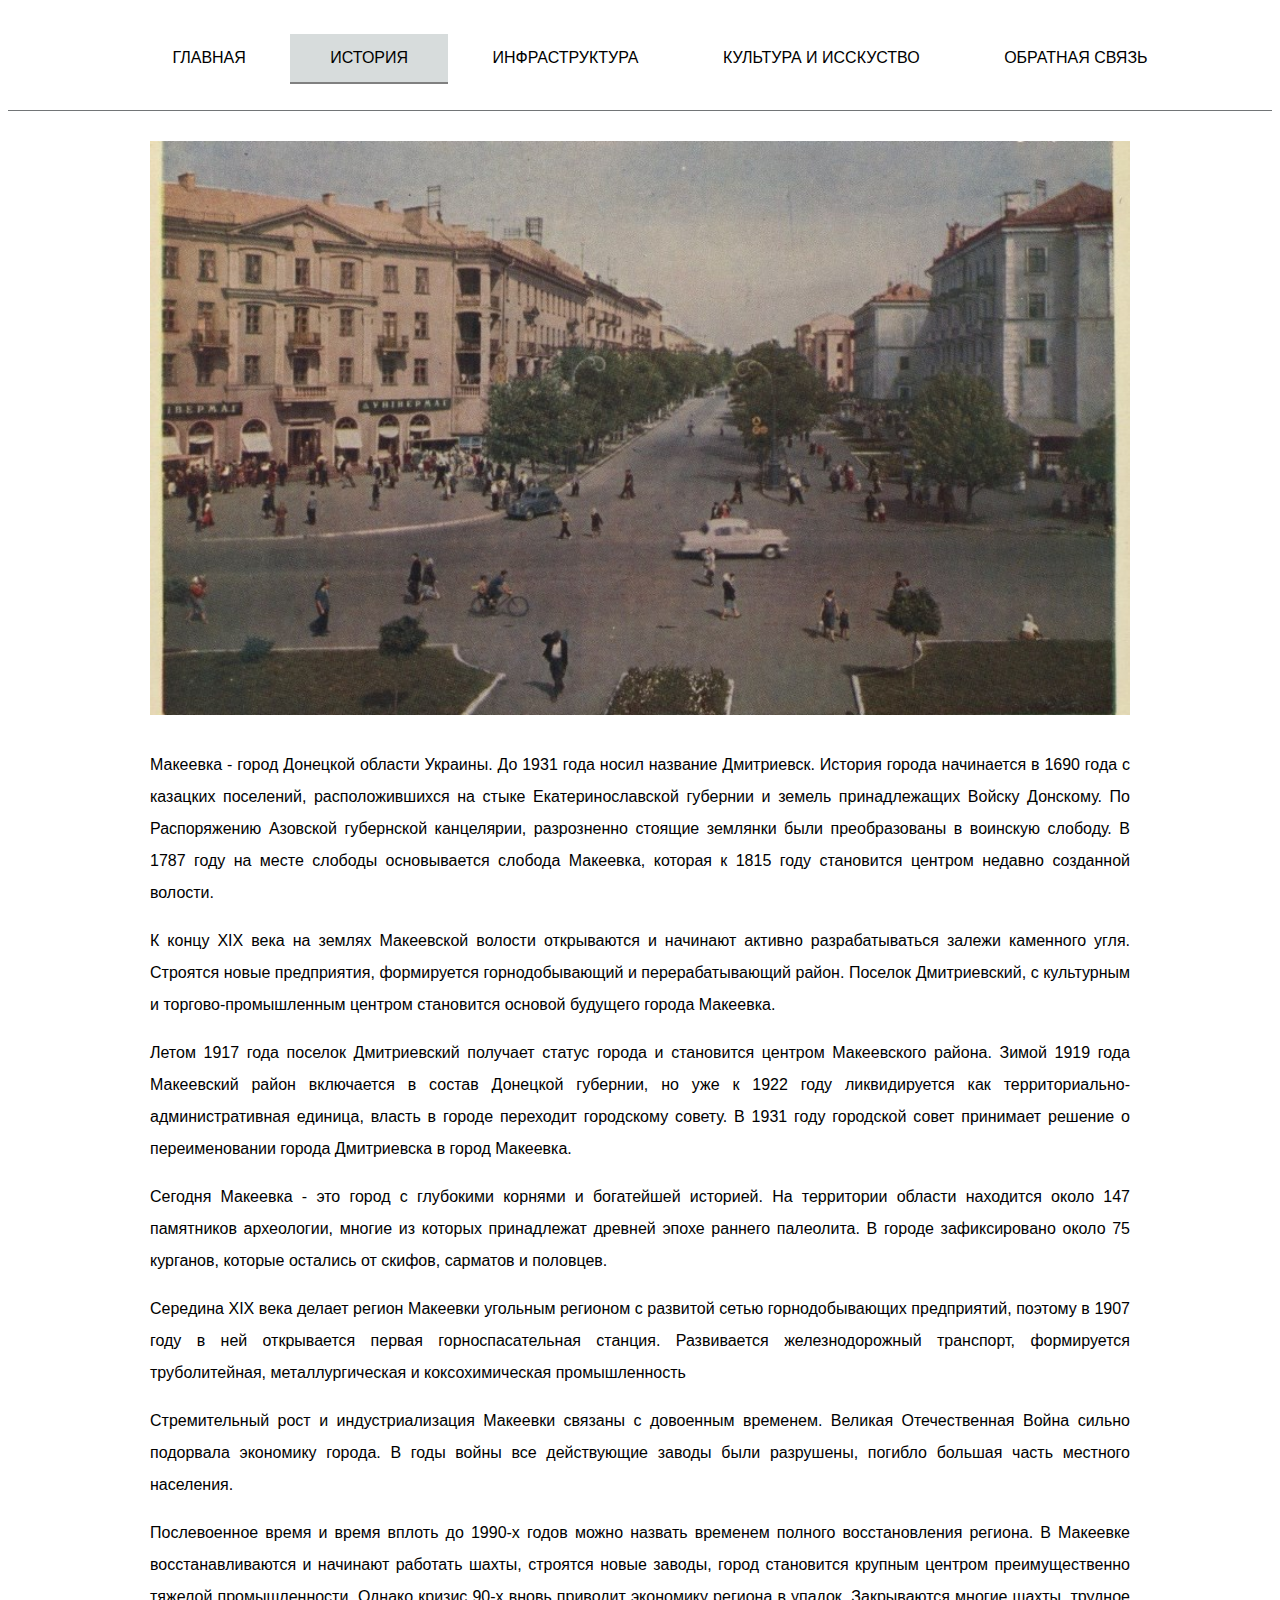
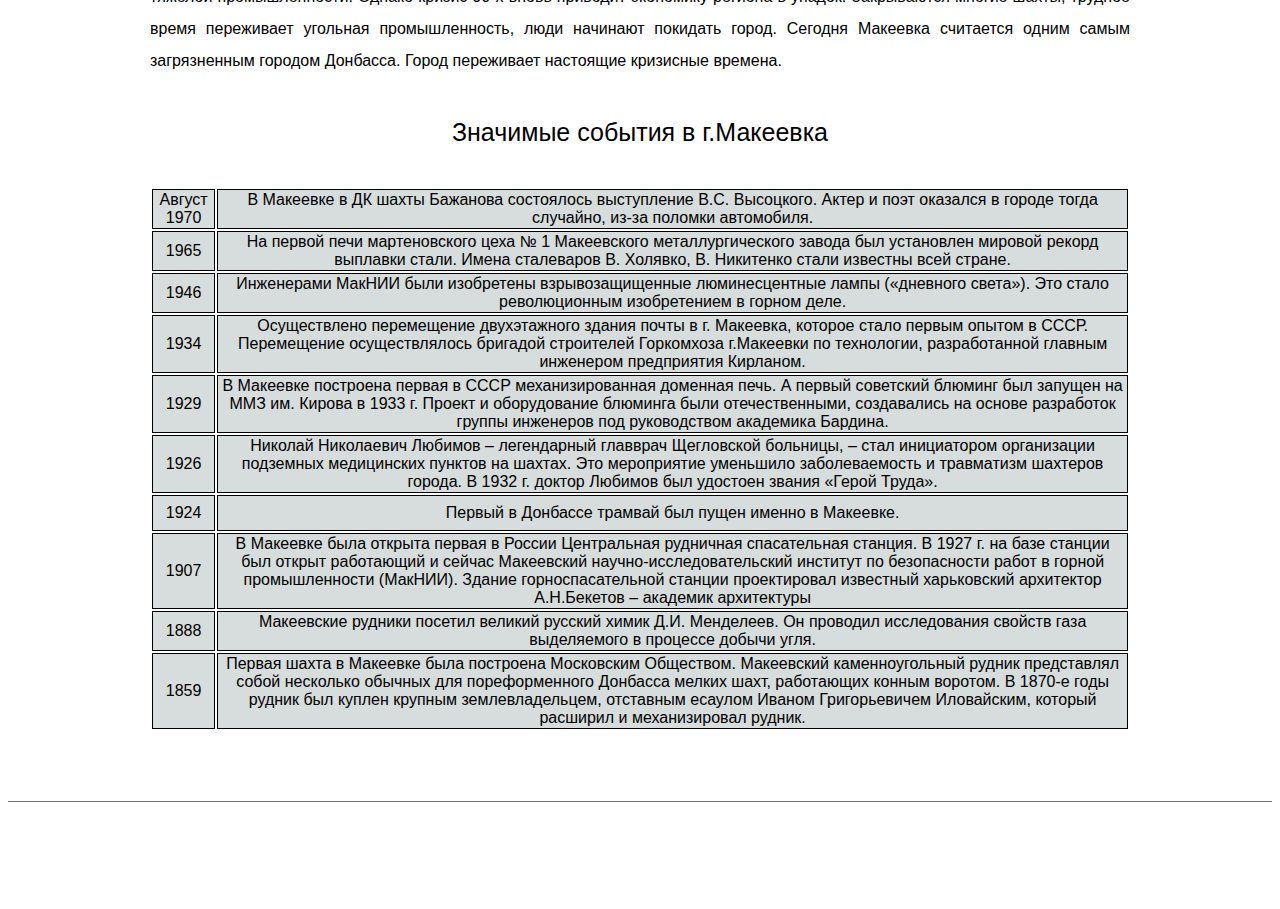
<file: Flab/html/page2.html>
<!DOCTYPE html >
    <head>
        <link href = "../css/stile.css" rel="stylesheet">
            <meta charset="UTF-8">
                <title>Город Макеевка</title>
</head>
  <body>
    <header>
    <div class="menu">
        <ul>
            <li><a href="index.html">ГЛАВНАЯ</a></li>
            <li class="active"><a href="page2.html">ИСТОРИЯ</a></li>
            <li><a href="page3.html">ИНФРАСТРУКТУРА</a></li>
            <li><a href="page4.html">КУЛЬТУРА И ИССКУСТВО</a></li>
            <li><a href="page5.html">ОБРАТНАЯ СВЯЗЬ</a></li>
        </ul>
    </div>
</header>
<section>
<div class="container">


    <div> 
        <img src="../image/univ.jpg" alt="Старый универмаг" class="imgcentr" width="980px">

        <br> 

        <p>
            Макеевка - город Донецкой области Украины. До 1931 года носил название Дмитриевск. История города начинается в 1690 года с казацких поселений, расположившихся на стыке Екатеринославской губернии и земель принадлежащих Войску Донскому. По Распоряжению Азовской губернской канцелярии, разрозненно стоящие землянки были преобразованы в воинскую слободу. В 1787 году на месте слободы основывается слобода Макеевка, которая к 1815 году становится центром недавно созданной волости.
        </p>
        <p>
            К концу XIX века на землях Макеевской волости открываются и начинают активно разрабатываться залежи каменного угля. Строятся новые предприятия, формируется горнодобывающий и перерабатывающий район. Поселок Дмитриевский, с культурным и торгово-промышленным центром становится основой будущего города Макеевка.
        </p>
        <p>
            Летом 1917 года поселок Дмитриевский получает статус города и становится центром Макеевского района. Зимой 1919 года Макеевский район включается в состав Донецкой губернии, но уже к 1922 году ликвидируется как территориально-административная единица, власть в городе переходит городскому совету. В 1931 году городской совет принимает решение о переименовании города Дмитриевска в город Макеевка.
        </p>
        <p>    
            Сегодня Макеевка - это город с глубокими корнями и богатейшей историей. На территории области находится около 147 памятников археологии, многие из которых принадлежат древней эпохе раннего палеолита. В городе зафиксировано около 75 курганов, которые остались от скифов, сарматов и половцев.
        </p>
        <p>    
            Середина XIX века делает регион Макеевки угольным регионом с развитой сетью горнодобывающих предприятий, поэтому в 1907 году в ней открывается первая горноспасательная станция. Развивается железнодорожный транспорт, формируется труболитейная, металлургическая и коксохимическая промышленность
        </p>
        <p>    
            Стремительный рост и индустриализация Макеевки связаны с довоенным временем. Великая Отечественная Война сильно подорвала экономику города. В годы войны все действующие заводы были разрушены, погибло большая часть местного населения.
        </p>
        <p>    
            Послевоенное время и время вплоть до 1990-х годов можно назвать временем полного восстановления региона. В Макеевке восстанавливаются и начинают работать шахты, строятся новые заводы, город становится крупным центром преимущественно тяжелой промышленности. Однако кризис 90-х вновь приводит экономику региона в упадок. Закрываются многие шахты, трудное время переживает угольная промышленность, люди начинают покидать город. Сегодня Макеевка считается одним самым загрязненным городом Донбасса. Город переживает настоящие кризисные времена.
        </p>        

    
    </div>



    <h3 id="text">Значимые события в г.Макеевка</h3>

<div class="table_sob">
    <table >

    <tr><td>Август 1970</td><td>В Макеевке в ДК шахты Бажанова состоялось выступление В.С. Высоцкого. Актер и поэт оказался в городе тогда случайно, из-за поломки автомобиля.</td></tr>
    <tr><td>1965</td><td> На первой печи мартеновского цеха № 1 Макеевского металлургического завода был установлен мировой рекорд выплавки стали. Имена сталеваров В. Холявко, В. Никитенко стали известны всей стране.</td></tr>
    <tr><td>1946</td><td>Инженерами МакНИИ были изобретены взрывозащищенные люминесцентные лампы («дневного света»). Это стало революционным изобретением в горном деле.</td></tr>
    <tr><td>1934</td><td>Осуществлено перемещение двухэтажного здания почты в г. Макеевка, которое стало первым опытом в СССР. Перемещение осуществлялось бригадой строителей Горкомхоза г.Макеевки по технологии, разработанной главным инженером предприятия Кирланом.</td></tr>
    <tr><td>1929</td><td>В Макеевке построена первая в СССР механизированная доменная печь. А первый советский блюминг был запущен на ММЗ им. Кирова в 1933 г. Проект и оборудование блюминга были отечественными, создавались на основе разработок группы инженеров под руководством академика Бардина.</td></tr>
    <tr><td>1926</td><td>Николай Николаевич Любимов – легендарный главврач Щегловской больницы, – стал инициатором организации подземных медицинских пунктов на шахтах. Это мероприятие уменьшило заболеваемость и травматизм шахтеров города. В 1932 г. доктор Любимов был удостоен звания «Герой Труда».</td></tr>
    <tr><td>1924</td><td>Первый в Донбассе трамвай был пущен именно в Макеевке.</td></tr>
    <tr><td>1907</td><td>В Макеевке была открыта первая в России Центральная рудничная спасательная станция. В 1927 г. на базе станции был открыт работающий и сейчас Макеевский научно-исследовательский институт по безопасности работ в горной промышленности (МакНИИ). Здание горноспасательной станции проектировал известный харьковский архитектор А.Н.Бекетов – академик архитектуры</td></tr>
    <tr><td>1888</td><td>Макеевские рудники посетил великий русский химик Д.И. Менделеев. Он проводил исследования свойств газа выделяемого в процессе добычи угля.</td></tr>
    <tr><td>1859</td><td>Первая шахта в Макеевке была построена Московским Обществом. Макеевский каменноугольный рудник представлял собой несколько обычных для пореформенного Донбасса мелких шахт, работающих конным воротом. В 1870-е годы рудник был куплен крупным землевладельцем, отставным есаулом Иваном Григорьевичем Иловайским, который расширил и механизировал рудник.</td></tr>

    </table>

</div>
</div>
</section>
<footer>


<!-- СДЕЛАТЬ ПОДЧЁРКИВАНИЕ!!!!!!!!!!!!!!!!!!!!!!!!!!!!!!!!!!!!!!!!!!!!!!!!-->
</footer>
</body>
</html>
</file>
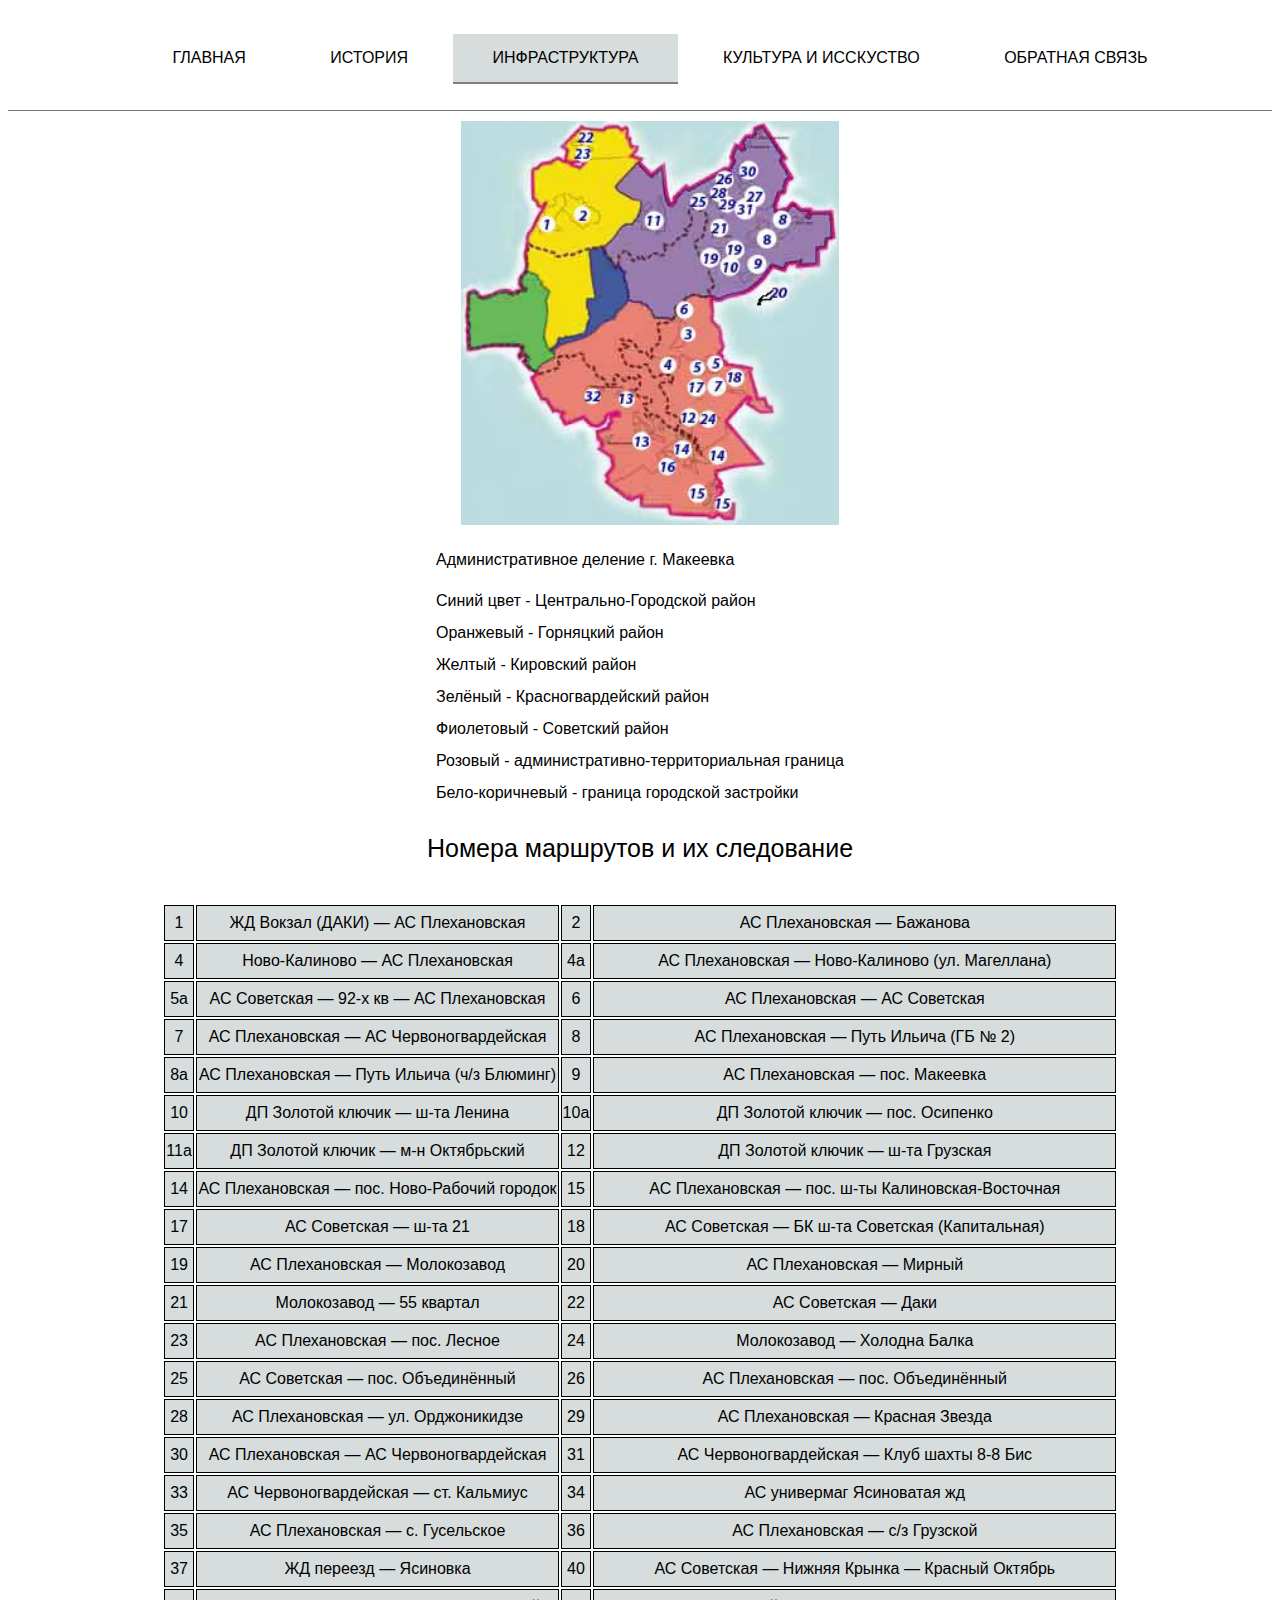
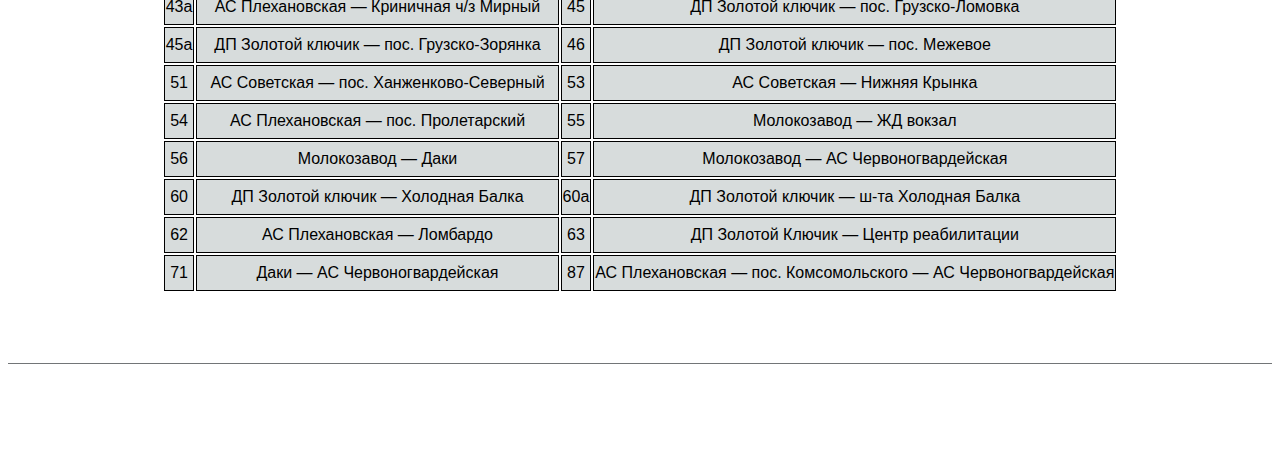
<file: Flab/html/page3.html>
<!DOCTYPE html >
    <head>
        <link href = "../css/stile.css" rel="stylesheet">
            <meta charset="UTF-8">
                <title>Город Макеевка</title>
</head>
  <body>
    <header>
    <div class="menu">
        <ul>
            <li><a href="index.html">ГЛАВНАЯ</a></li>
            <li><a href="page2.html">ИСТОРИЯ</a></li>
            <li class="active"><a href="page3.html">ИНФРАСТРУКТУРА</a></li>
            <li><a href="page4.html">КУЛЬТУРА И ИССКУСТВО</a></li>
            <li><a href="page5.html">ОБРАТНАЯ СВЯЗЬ</a></li>
        </ul>
    </div>
</header>
<section>



<img src="../image/karta.jpg" alt="" class="kartamak">




<div class="container">
         
    

        



        
<div class="colors"  >

        <h3>Административное деление г. Макеевка</h3>

        <p>Синий цвет - Центрально-Городской район</p>
       
        <p>Оранжевый - Горняцкий район</p>
        
        <p>Желтый - Кировский район</p>
        
        <p>Зелёный - Красногвардейский район</p>
        
        <p>Фиолетовый - Советский район</p>
        
        <p>Розовый - административно-территориальная граница</p>
        
        <p>Бело-коричневый - граница городской застройки</p>

    </div>
 <h3 id="text">Номера маршрутов и их следование</h3>

<div>

<table class="rasp">
    <tr>
        <td>1</td>
        <td>ЖД Вокзал (ДАКИ) — АС Плехановская</td>
        <td>2</td>
        <td>АС Плехановская — Бажанова
        </td>
    </tr>
    <tr>
        <td>4</td>
        <td>Ново-Калиново — АС Плехановская
        </td>
        <td>4а</td>
        <td>АС Плехановская — Ново-Калиново (ул. Магеллана)
        </td>
    </tr>
    <tr>
        <td>5а</td>
        <td>АС Советская — 92-х кв — АС Плехановская
        </td>
        <td>6</td>
        <td>АС Плехановская — АС Советская
        </td>
    </tr>
    <tr>
        <td>7</td>
        <td>АС Плехановская — АС Червоногвардейская
        </td>
        <td>8</td>
        <td>АС Плехановская — Путь Ильича (ГБ № 2)
        </td>
    </tr>
    <tr>
        <td>8а</td>
        <td>АС Плехановская — Путь Ильича (ч/з Блюминг)
        </td>
        <td>9</td>
        <td>АС Плехановская — пос. Макеевка
        </td>
    </tr>
    <tr>
        <td>10</td>
        <td>ДП Золотой ключик — ш-та Ленина
        </td>
        <td>10а</td>
        <td>ДП Золотой ключик — пос. Осипенко
        </td>
    </tr>
    <tr>
        <td>11а</td>
        <td>ДП Золотой ключик — м-н Октябрьский
        </td>
        <td>12</td>
        <td>ДП Золотой ключик — ш-та Грузская
        </td>
    </tr>
    <tr>
        <td>14</td>
        <td>АС Плехановская — пос. Ново-Рабочий городок
        </td>
        <td>15</td>
        <td>АС Плехановская — пос. ш-ты Калиновская-Восточная
        </td>
    </tr>
    <tr>
        <td>17</td>
        <td>АС Советская — ш-та 21
        </td>
        <td>18</td>
        <td>АС Советская — БК ш-та Советская (Капитальная)
        </td>
    </tr>
    <tr>
        <td>19</td>
        <td>АС Плехановская — Молокозавод
        </td>
        <td>20</td>
        <td>АС Плехановская — Мирный
        </td>
    </tr>
    <tr>
        <td>21</td>
        <td>Молокозавод — 55 квартал
        </td>
        <td>22</td>
        <td>АС Советская — Даки
        </td>
    </tr>
    <tr>
        <td>23</td>
        <td>АС Плехановская — пос. Лесное
        </td>
        <td>24</td>
        <td>Молокозавод — Холодна Балка
        </td>
    </tr>
    <tr>
        <td>25</td>
        <td>АС Советская — пос. Объединённый
        </td>
        <td>26</td>
        <td>АС Плехановская — пос. Объединённый
        </td>
    </tr>
    <tr>
        <td>28</td>
        <td>АС Плехановская — ул. Орджоникидзе
        </td>
        <td>29</td>
        <td>АС Плехановская — Красная Звезда
        </td>
    </tr>
    <tr>
        <td>30</td>
        <td>АС Плехановская — АС Червоногвардейская
        </td>
        <td>31</td>
        <td>АС Червоногвардейская — Клуб шахты 8-8 Бис
        </td>
    </tr>
    <tr>
        <td>33</td>
        <td>АС Червоногвардейская — ст. Кальмиус
        </td>
        <td>34</td>
        <td>АС универмаг Ясиноватая жд
        </td>
    </tr>
    <tr>
        <td>35</td>
        <td>АС Плехановская — с. Гусельское
        </td>
        <td>36</td>
        <td>АС Плехановская — с/з Грузской
        </td>
    </tr>
    <tr>
        <td>37</td>
        <td>ЖД переезд — Ясиновка
        </td>
        <td>40</td>
        <td>АС Советская — Нижняя Крынка — Красный Октябрь
        </td>
    </tr>
    <tr>
        <td>43а</td>
        <td>АС Плехановская — Криничная ч/з Мирный
        </td>
        <td>45</td>
        <td>ДП Золотой ключик — пос. Грузско-Ломовка
        </td>
    </tr>
    <tr>
        <td>45а</td>
        <td>ДП Золотой ключик — пос. Грузско-Зорянка
        </td>
        <td>46</td>
        <td>ДП Золотой ключик — пос. Межевое
        </td>
    </tr>
    <tr>
        <td>51</td>
        <td>АС Советская — пос. Ханженково-Северный
        </td>
        <td>53</td>
        <td>АС Советская — Нижняя Крынка
        </td>
    </tr>
    <tr>
        <td>54</td>
        <td>АС Плехановская — пос. Пролетарский
        </td>
        <td>55</td>
        <td>Молокозавод — ЖД вокзал
        </td>
    </tr>
    <tr>
        <td>56</td>
        <td>Молокозавод — Даки
        </td>
        <td>57</td>
        <td>Молокозавод — АС Червоногвардейская
        </td>
    </tr>
    <tr>
        <td>60</td>
        <td>ДП Золотой ключик — Холодная Балка
        </td>
        <td>60а</td>
        <td>ДП Золотой ключик — ш-та Холодная Балка
        </td>
    </tr>
    <tr>
        <td>62</td>
        <td>АС Плехановская — Ломбардо
        </td>
        <td>63</td>
        <td>ДП Золотой Ключик — Центр реабилитации
        </td>
    </tr>
    <tr>
        <td>71</td>
        <td>Даки — АС Червоногвардейская
        </td>
        <td>87</td>
        <td>АС Плехановская — пос. Комсомольского — АС Червоногвардейская</td>
    </tr>
</table>








</div>
</div>
</section>
<footer>
</footer>
</body>
</html>
</file>
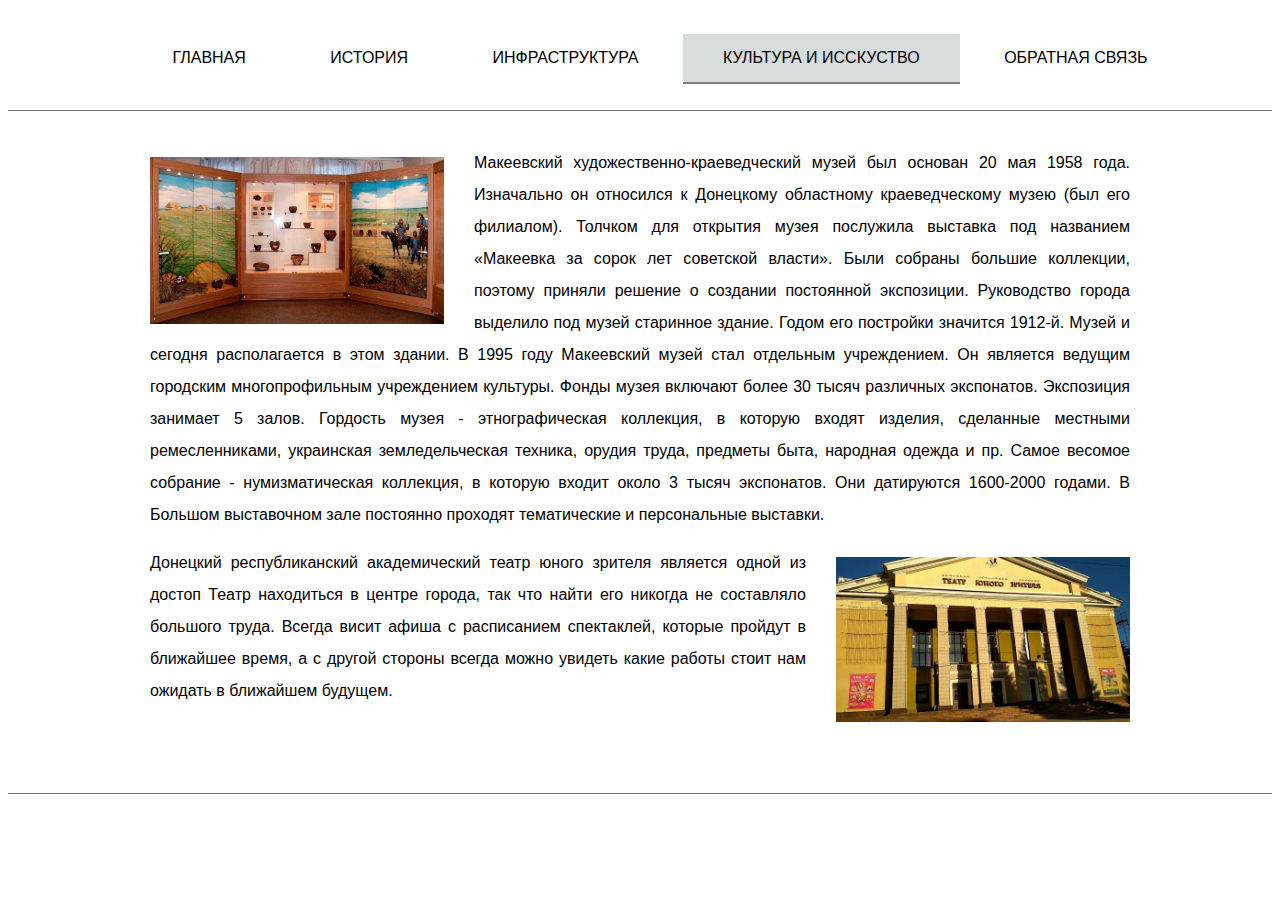
<file: Flab/html/page4.html>
<!DOCTYPE html >
    <head>
        <link href = "../css/stile.css" rel="stylesheet">
            <meta charset="UTF-8">
                <title>Город Макеевка</title>
</head>
  <body>
    <header>
    <div class="menu">
        <ul>
            <li><a href="index.html">ГЛАВНАЯ</a></li>
            <li><a href="page2.html">ИСТОРИЯ</a></li>
            <li><a href="page3.html">ИНФРАСТРУКТУРА</a></li>
            <li class="active"><a href="page4.html">КУЛЬТУРА И ИССКУСТВО</a></li>
            <li><a href="page5.html">ОБРАТНАЯ СВЯЗЬ</a></li>
        </ul>
    </div>
</header>
<section>
<div class="container">
         
    <div>
        <h3>

            <img src="../image/museum.jpg" alt="Музей" class="flag" width="30%">
        <p>    
            Макеевский художественно-краеведческий музей был основан 20 мая 1958 года. Изначально он относился к Донецкому областному краеведческому музею (был его филиалом). Толчком для открытия музея послужила выставка под названием «Макеевка за сорок лет советской власти». Были собраны большие коллекции, поэтому приняли решение о создании постоянной экспозиции. Руководство города выделило под музей старинное здание. Годом его постройки значится 1912-й. Музей и сегодня располагается в этом здании. В 1995 году Макеевский музей стал отдельным учреждением. Он является ведущим городским многопрофильным учреждением культуры. Фонды музея включают более 30 тысяч различных экспонатов. Экспозиция занимает 5 залов. Гордость музея - этнографическая коллекция, в которую входят изделия, сделанные местными ремесленниками, украинская земледельческая техника, орудия труда, предметы быта, народная одежда и пр. Самое весомое собрание - нумизматическая коллекция, в которую входит около 3 тысяч экспонатов. Они датируются 1600-2000 годами. В Большом выставочном зале постоянно проходят тематические и персональные выставки.
        </p>
            <img src="../image/theater.jpg" alt="" class="theater" width="30%">
        <p>
            Донецкий республиканский академический театр юного зрителя является одной из достоп Театр находиться в центре города, так что найти его никогда не составляло большого труда. Всегда висит афиша с расписанием спектаклей, которые пройдут в ближайшее время, а с другой стороны всегда можно увидеть какие работы стоит нам ожидать в ближайшем будущем.
        </p>
        </h3>

    </div>

</div>
</section>
<footer>


<!-- СДЕЛАТЬ ПОДЧЁРКИВАНИЕ!!!!!!!!!!!!!!!!!!!!!!!!!!!!!!!!!!!!!!!!!!!!!!!!-->
</footer>
</body>
</html>
</file>
<file: Flab/css/stile.css>
body { 
    font-family: Noto Sans, sans-serif;
    background-size: cover;
    min-height: 100vh;
}

section {
    margin-bottom: 50px;
}

header,
section,
footer {
    width: 100%;
    min-height: 100px;
    box-sizing: border-box;
    padding: 10px 10px 10px 10px;
    display: flex;
    justify-content: center;
    align-items: flex-start;
    flex-wrap: wrap;
}

header {
    border-bottom: 1px solid;
    border-color: rgba(35, 41, 44, 0.644);
}
 
.container {
    width: 100%;
    max-width: 1000px;
    box-sizing: border-box;
    padding: 10px;
    display: flex;
    justify-content: space-around;
    align-items: flex-start;
    flex-wrap: wrap;
}


.menu   {
    display: flex;
    flex-direction: row;
    align-items: center;
    justify-content: center;
}

li {
    padding: 15px 40px 15px 40px;
}


.menu .container {
align-items: center;
border: none;
}

.menu ul li{
 display: inline-block;
}


a {
    color: black;
}


a:hover {
    color: rgba(185, 229, 236, 0.767) ;
    transition: 0.5s ;
/*    transform: scale(0.7);  Доработать! */
    
}


.active {
    background: #bcc4c498;
    border-bottom: 2px solid #808080;
}


.menu a {
    text-decoration: none;
}
  

p {
    text-align: justify;
    line-height: 2;
}


h2 {
    font-family: 'Lucida Console', cursive;
    font-size: 35px;
    font-weight: 400;
      margin-bottom: 16px;
      text-transform: uppercase;
    letter-spacing: 2px;
    color: #020202;
  }


h3 { font-size: 16px;
    font-weight: normal;
}

.mak {
   
   float: left;     
   margin-right:30px;

   margin-top: 10px;
   
}

.flag {
    
    float: left;     
    margin-right:30px;
  
    margin-top: 10px;
} 

.gerb {
    
    float: right;     
    margin-right:30px;
    padding-left: 30px;
    margin-top: 10px;
}



.theater {
    
    float: right;     

    margin-top: 10px;
    margin-left: 30px;
}


.imgcentr {
         
   margin-right:30px;

   margin-top: 10px;
   margin-left: auto;
   margin-right: auto;
   display: block;
   transition: 0.5s;
}

.imgcentr:active {
    transform: scale(1.5);
    
}
.p1 {
    text-align: center;
    margin-top: 3%;
}

.hormenu { 
    width: 100%;
    margin: 0 auto;
    height: 30px;
    padding-top: 2%;
}

.partmenu {
    float: left; 
    line-height: 30px;
    font-size: 18px;
    width: 19%; 
    margin-right: 10px;
    text-align: center; 
    border-bottom: 2px solid;
}

form {
    margin-top:50px;
    width: 100%;
    padding: 10px;
    box-sizing: border-box;
    border:1px lightblue solid;
    justify-content:center;
    align-items: center;
    display: flex;
    flex-direction: column;

}

.form-group {
    width: 50%;
    padding: 10px;
    box-sizing: border-box;
    display: flex;
    flex-wrap: wrap;
    align-items: flex-start;
    flex-direction: column;

}

.form-group label {
    width: 100%;
    line-height: 150%;
    display: block;
}

.form-group label+input {
    padding: 10px;
    height: 30px;
    width: 90%;

}

.form-group textarea {
    padding: 10px;
    height: 30px;
    min-height: 30px;
    width: 90%;
    max-width: 90%;
    min-width: 50%;
}

.form-group button {
    width: 100%;
    padding: 10px;
    border:none;
    text-transform: uppercase;
    font-weight: bold;
    color: black;
    background-color: #bcc4c498;
    border-bottom: 2px solid #808080;
}


.form-group button:hover {
    background-color: #bcc4c498
}

.line {
    display: block;
    margin: 10px auto;
    margin-bottom: 50px;
    position: relative;
    width: 350px;
    height: 1px;
    background:rgba(35, 41, 44, 0.644);
    
  }
  .line:before {
    content: "";
    position: absolute;
    width: 158px;
    margin: 0 auto;
    top: -10px;
    left: 0;
    right: 0;
    height: 1px;
    background: rgba(35, 41, 44, 0.644);
  }
  .line:after {
    content: "";
    position: absolute;
    width: 158px;
    margin: 0 auto;
    top: 10px;
    left: 0;
    right: 0;
    height: 1px;
    background: rgba(35, 41, 44, 0.644);
  }

footer {
    border-top: 1px solid;
    border-color: rgba(35, 41, 44, 0.644);
}


table {
    width: 100%;
    text-align: center;
    margin-top: 15px;
}


td {
    border: 1px solid;
    height: 2em;
}

.container {
    width: 100%;
    max-width: 1000px;
    box-sizing: border-box;
    padding: 10px;
    display: flex;
    justify-content: center;
    align-items: center;
    flex-wrap: wrap;
    flex-direction: column;
    align-content: center;
}

#text {
    font-size: 25px;
}

.kartamak {
height: 404px;
margin-left: 20px;
}


.colors p {

    margin: 0 auto;
    line-height: 2;
}


.img_b_f3 {
    margin-left: 2.5%;
    margin-right: 2.5%;
    
}

.img_b_f1 {

    width: 100%;
    min-height: 100px;
    box-sizing: border-box;
    padding: 10px 10px 10px 10px;
    display: flex;
    justify-content: center;
    align-items: flex-start;
    flex-wrap: wrap;
  


}

.botline {

    display: block;
    margin: 70px auto;
    margin-bottom: 50px;
    position: relative;
    width: 350px;
    height: 1px;
    background:rgba(35, 41, 44, 0.644);
}

.botline:before {
  content: "";
  position: absolute;
  width: 158px;
  margin: 0 auto;
  top: -10px;
  left: 0;
  right: 0;
  height: 1px;
  background: rgba(35, 41, 44, 0.644);
}
.botline:after {
  content: "";
  position: absolute;
  width: 158px;
  margin: 0 auto;
  top: 10px;
  left: 0;
  right: 0;
  height: 1px;
  background: rgba(35, 41, 44, 0.644);
}





.brcknews {
        
        float: left;     
        margin-right:30px;
        border-radius: 10px;   
        margin-top: 10px;
        width: 300px;
}


.news a:link {
    text-decoration: none;
    color:paleturquoise;
}

.news a:visited {
   color: gray; 
}

table tr td {

    background-color:#bcc4c498;
}
</file>
